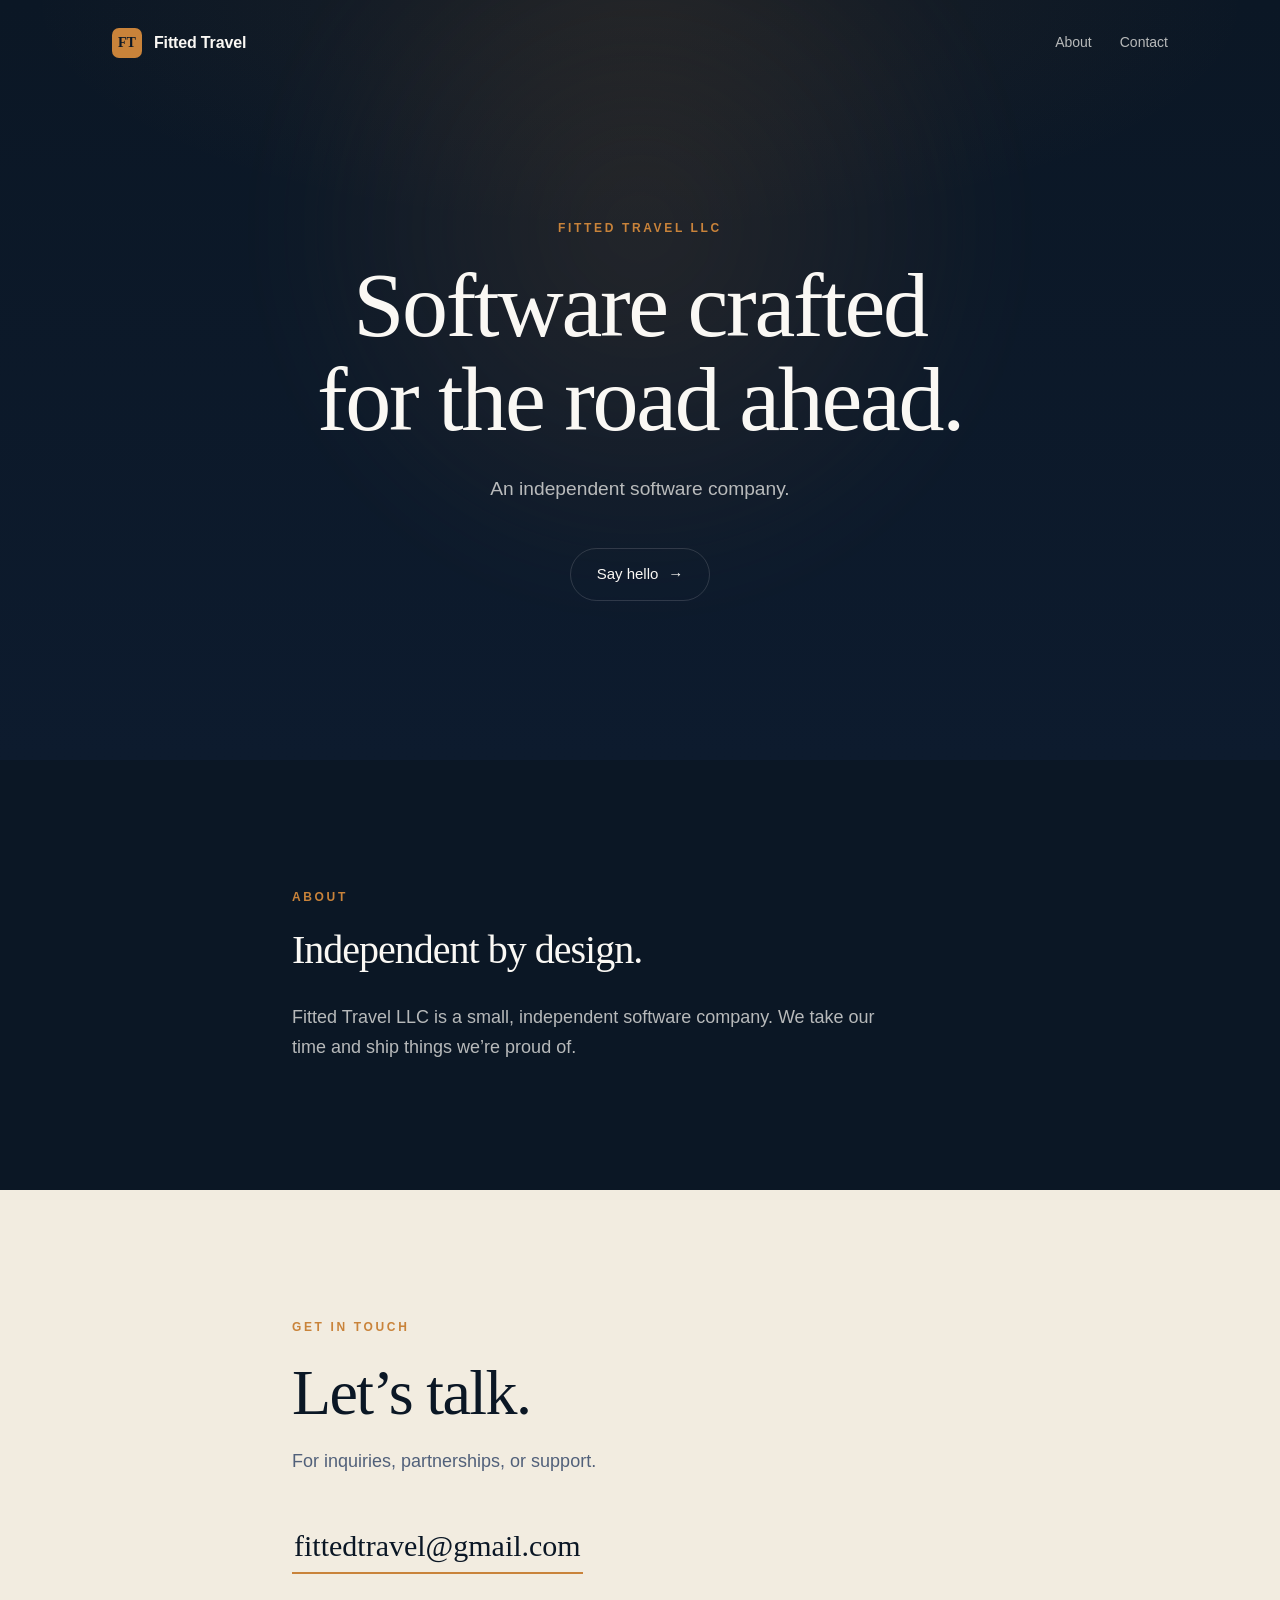
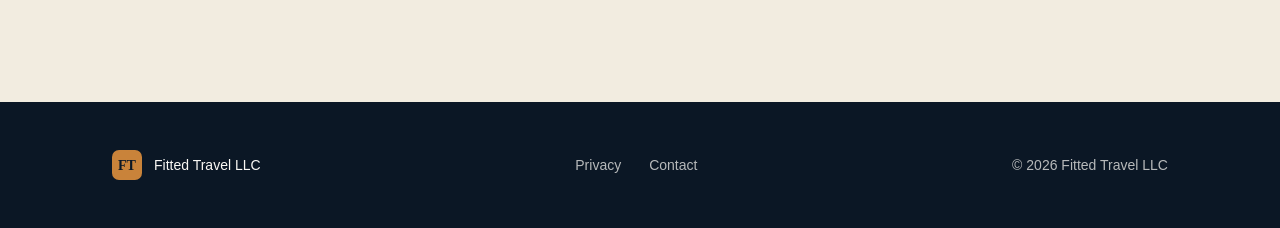
<file: index.html>
<!DOCTYPE html>
<html lang="en">
<head>
<meta charset="utf-8">
<meta name="viewport" content="width=device-width, initial-scale=1">
<title>Fitted Travel LLC &middot; Independent software studio</title>
<meta name="description" content="Fitted Travel LLC is an independent software studio designing and publishing mobile products for modern travelers.">
<meta property="og:title" content="Fitted Travel LLC">
<meta property="og:description" content="Independent software studio designing and publishing mobile products for modern travelers.">
<meta property="og:type" content="website">
<meta property="og:url" content="https://fittedtravel.com">
<link rel="icon" href="data:image/svg+xml,%3Csvg xmlns='http://www.w3.org/2000/svg' viewBox='0 0 64 64'%3E%3Crect width='64' height='64' rx='12' fill='%230b1725'/%3E%3Ctext x='50%25' y='54%25' font-family='Georgia,serif' font-size='34' font-weight='700' text-anchor='middle' dominant-baseline='middle' fill='%23c9833a'%3EFT%3C/text%3E%3C/svg%3E">
<link rel="stylesheet" href="styles.css">
</head>
<body>
<header class="site-header site-header--over-hero">
  <div class="container header-inner">
    <a class="brand" href="index.html">
      <span class="brand-mark">FT</span>
      <span class="brand-name">Fitted Travel</span>
    </a>
    <nav>
      <a href="#about">About</a>
      <a href="#contact">Contact</a>
    </nav>
  </div>
</header>

<main>
  <section class="hero">
    <div class="hero-glow" aria-hidden="true"></div>
    <div class="container hero-inner">
      <p class="eyebrow">Fitted Travel LLC</p>
      <h1 class="hero-title">Software crafted<br>for the road ahead.</h1>
      <p class="hero-lede">An independent software company.</p>
      <a class="hero-cta" href="#contact">
        <span>Say hello</span>
        <span class="arrow" aria-hidden="true">&rarr;</span>
      </a>
    </div>
  </section>

  <section id="about" class="section section--dark">
    <div class="container container--narrow">
      <p class="eyebrow eyebrow--on-dark">About</p>
      <h2 class="about-title">Independent by design.</h2>
      <p class="about-body">Fitted Travel LLC is a small, independent software company. We take our time and ship things we&rsquo;re proud of.</p>
    </div>
  </section>

  <section id="contact" class="section section--contact">
    <div class="container container--narrow">
      <p class="eyebrow">Get in touch</p>
      <h2 class="contact-title">Let&rsquo;s talk.</h2>
      <p class="contact-body">For inquiries, partnerships, or support.</p>
      <a class="email-cta" href="mailto:fittedtravel@gmail.com">fittedtravel@gmail.com</a>
    </div>
  </section>
</main>

<footer class="site-footer">
  <div class="container footer-inner">
    <div class="footer-brand">
      <span class="brand-mark">FT</span>
      <span>Fitted Travel LLC</span>
    </div>
    <nav class="footer-links">
      <a href="privacy.html">Privacy</a>
      <a href="mailto:fittedtravel@gmail.com">Contact</a>
    </nav>
    <p class="footer-copy">&copy; <span id="year">2026</span> Fitted Travel LLC</p>
  </div>
</footer>

<script>document.getElementById('year').textContent = new Date().getFullYear();</script>
</body>
</html>
</file>
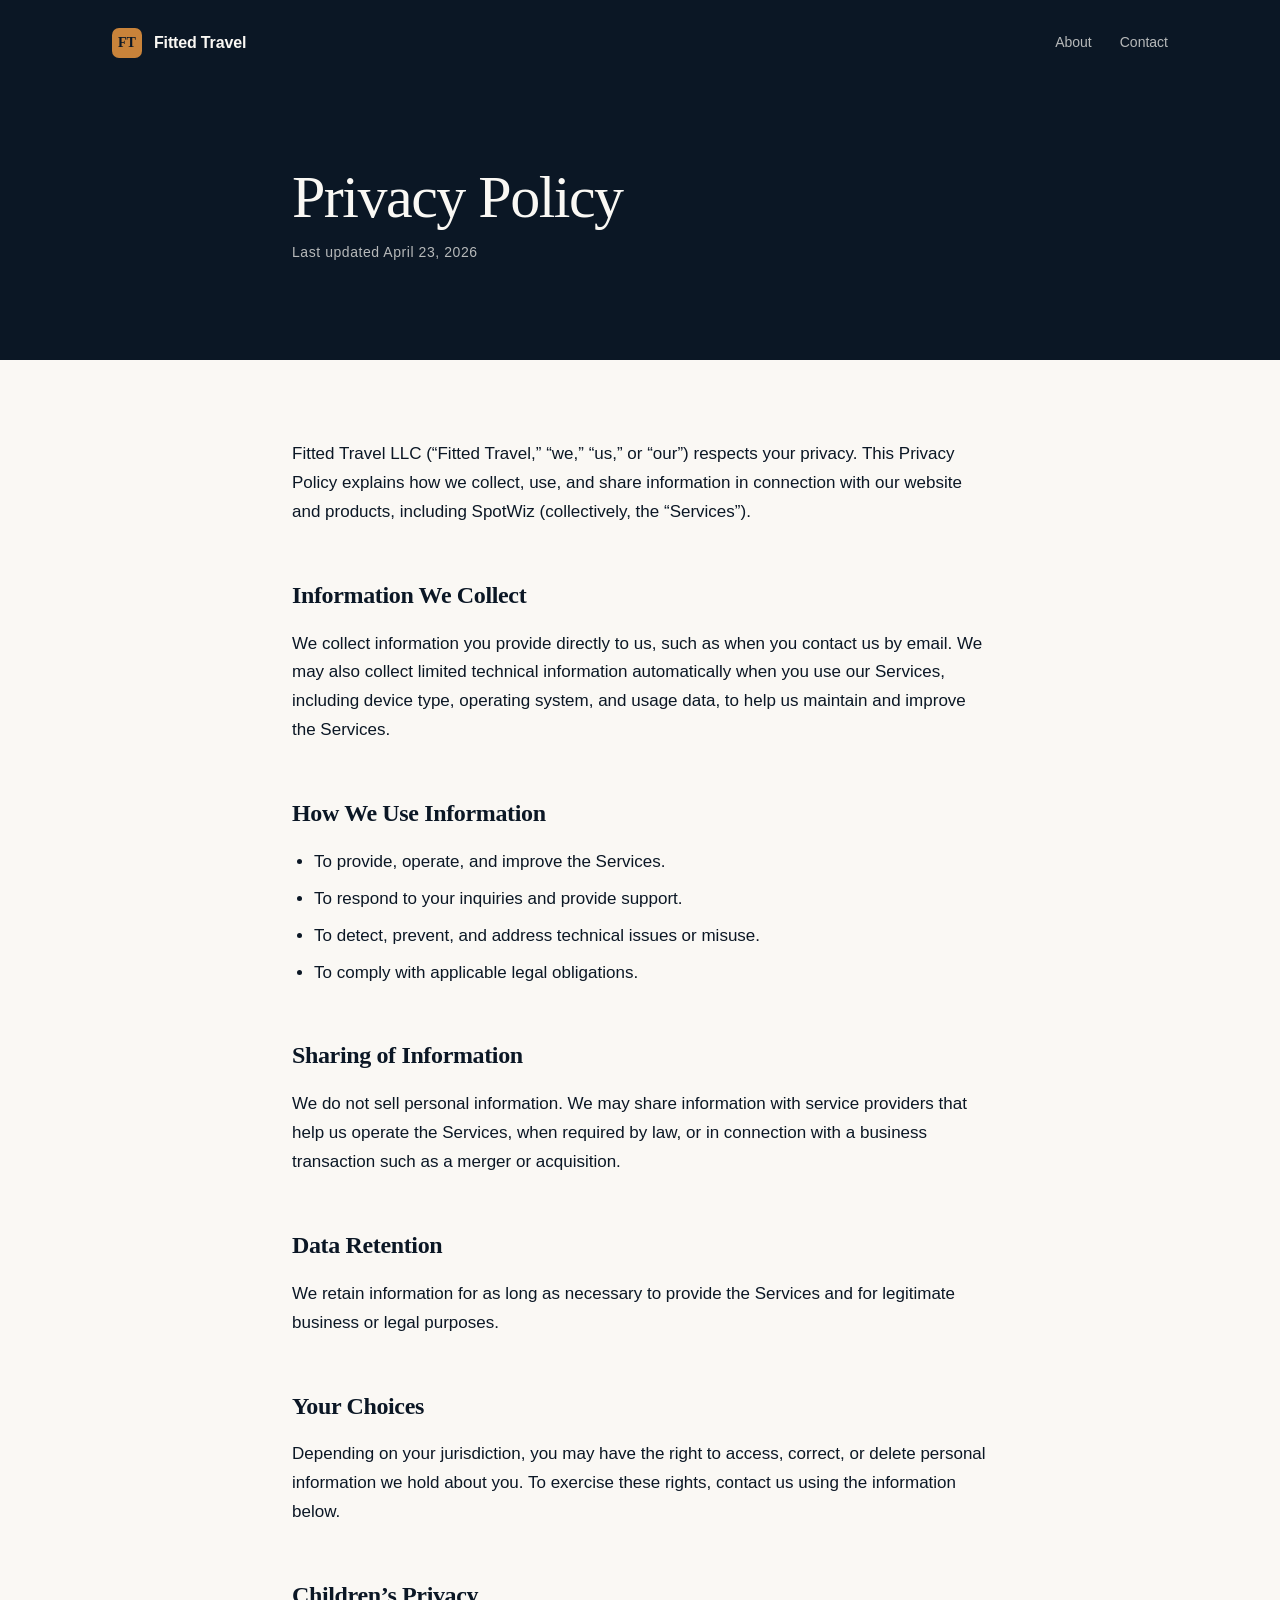
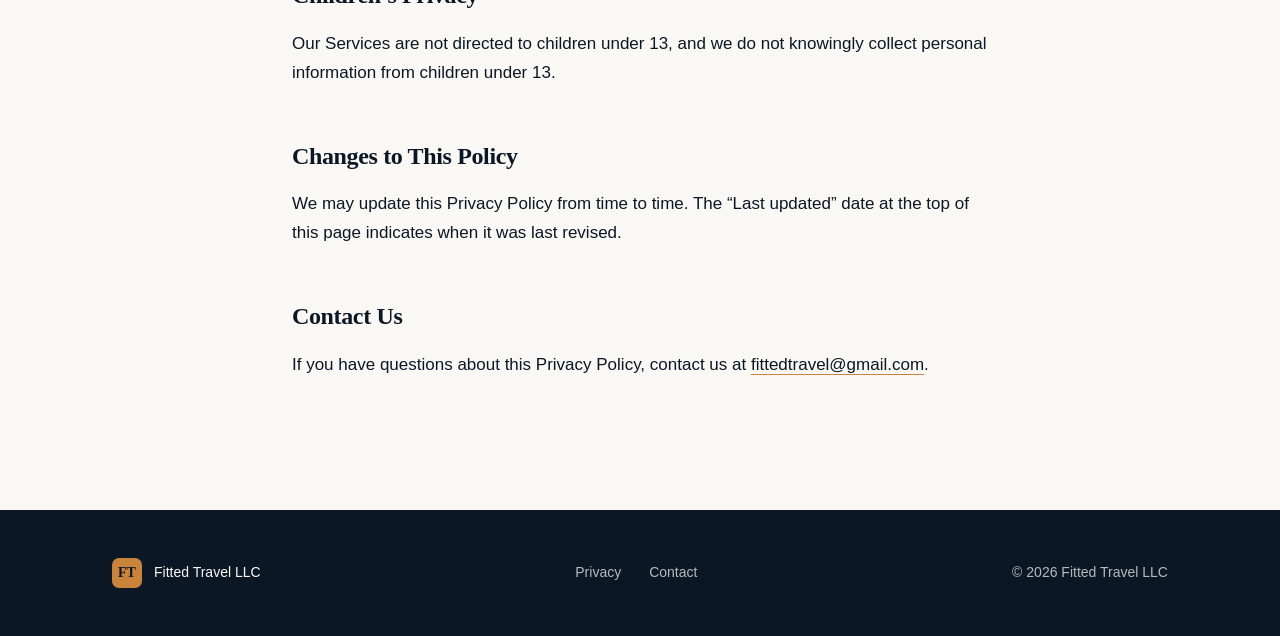
<file: privacy.html>
<!DOCTYPE html>
<html lang="en">
<head>
<meta charset="utf-8">
<meta name="viewport" content="width=device-width, initial-scale=1">
<title>Privacy Policy &middot; Fitted Travel LLC</title>
<meta name="description" content="Privacy Policy for Fitted Travel LLC and its products.">
<link rel="icon" href="data:image/svg+xml,%3Csvg xmlns='http://www.w3.org/2000/svg' viewBox='0 0 64 64'%3E%3Crect width='64' height='64' rx='12' fill='%230b1725'/%3E%3Ctext x='50%25' y='54%25' font-family='Georgia,serif' font-size='34' font-weight='700' text-anchor='middle' dominant-baseline='middle' fill='%23c9833a'%3EFT%3C/text%3E%3C/svg%3E">
<link rel="stylesheet" href="styles.css">
</head>
<body>
<header class="site-header site-header--doc">
  <div class="container header-inner">
    <a class="brand" href="index.html">
      <span class="brand-mark">FT</span>
      <span class="brand-name">Fitted Travel</span>
    </a>
    <nav>
      <a href="index.html#about">About</a>
      <a href="index.html#contact">Contact</a>
    </nav>
  </div>
</header>

<section class="doc-hero">
  <div class="container container--narrow">
    <h1>Privacy Policy</h1>
    <p class="meta">Last updated April 23, 2026</p>
  </div>
</section>

<main>
  <article class="prose">
    <div class="container container--narrow">
      <p>Fitted Travel LLC (&ldquo;Fitted Travel,&rdquo; &ldquo;we,&rdquo; &ldquo;us,&rdquo; or &ldquo;our&rdquo;) respects your privacy. This Privacy Policy explains how we collect, use, and share information in connection with our website and products, including SpotWiz (collectively, the &ldquo;Services&rdquo;).</p>

      <h2>Information We Collect</h2>
      <p>We collect information you provide directly to us, such as when you contact us by email. We may also collect limited technical information automatically when you use our Services, including device type, operating system, and usage data, to help us maintain and improve the Services.</p>

      <h2>How We Use Information</h2>
      <ul>
        <li>To provide, operate, and improve the Services.</li>
        <li>To respond to your inquiries and provide support.</li>
        <li>To detect, prevent, and address technical issues or misuse.</li>
        <li>To comply with applicable legal obligations.</li>
      </ul>

      <h2>Sharing of Information</h2>
      <p>We do not sell personal information. We may share information with service providers that help us operate the Services, when required by law, or in connection with a business transaction such as a merger or acquisition.</p>

      <h2>Data Retention</h2>
      <p>We retain information for as long as necessary to provide the Services and for legitimate business or legal purposes.</p>

      <h2>Your Choices</h2>
      <p>Depending on your jurisdiction, you may have the right to access, correct, or delete personal information we hold about you. To exercise these rights, contact us using the information below.</p>

      <h2>Children&rsquo;s Privacy</h2>
      <p>Our Services are not directed to children under 13, and we do not knowingly collect personal information from children under 13.</p>

      <h2>Changes to This Policy</h2>
      <p>We may update this Privacy Policy from time to time. The &ldquo;Last updated&rdquo; date at the top of this page indicates when it was last revised.</p>

      <h2>Contact Us</h2>
      <p>If you have questions about this Privacy Policy, contact us at <a href="mailto:fittedtravel@gmail.com">fittedtravel@gmail.com</a>.</p>
    </div>
  </article>
</main>

<footer class="site-footer">
  <div class="container footer-inner">
    <div class="footer-brand">
      <span class="brand-mark">FT</span>
      <span>Fitted Travel LLC</span>
    </div>
    <nav class="footer-links">
      <a href="privacy.html">Privacy</a>
      <a href="mailto:fittedtravel@gmail.com">Contact</a>
    </nav>
    <p class="footer-copy">&copy; <span id="year">2026</span> Fitted Travel LLC</p>
  </div>
</footer>

<script>document.getElementById('year').textContent = new Date().getFullYear();</script>
</body>
</html>
</file>
<file: styles.css>
:root {
  --ink: #0b1725;
  --ink-2: #162337;
  --paper: #faf8f4;
  --paper-2: #f2ece0;
  --line: rgba(11, 23, 37, 0.1);
  --line-on-dark: rgba(250, 248, 244, 0.14);
  --muted: #51607a;
  --muted-on-dark: rgba(250, 248, 244, 0.72);
  --accent: #c9833a;
  --accent-soft: rgba(201, 131, 58, 0.14);
  --accent-glow: rgba(201, 131, 58, 0.22);
  --radius: 14px;
  --ease: cubic-bezier(0.22, 0.68, 0.3, 1);
  --serif: ui-serif, "Charter", "Iowan Old Style", "Palatino", "Georgia", serif;
}

* { box-sizing: border-box; }

html {
  scroll-behavior: smooth;
  -webkit-text-size-adjust: 100%;
}

body {
  margin: 0;
  background: var(--paper);
  color: var(--ink);
  font-family: -apple-system, BlinkMacSystemFont, "Inter", "Segoe UI", Roboto, sans-serif;
  font-size: 17px;
  line-height: 1.65;
  -webkit-font-smoothing: antialiased;
  -moz-osx-font-smoothing: grayscale;
  text-rendering: optimizeLegibility;
}

a {
  color: inherit;
  text-decoration: none;
}

/* Layout */
.container {
  max-width: 1120px;
  margin: 0 auto;
  padding: 0 32px;
}
.container--narrow {
  max-width: 760px;
}

/* Eyebrow label */
.eyebrow {
  font-size: 12px;
  font-weight: 600;
  letter-spacing: 0.22em;
  text-transform: uppercase;
  color: var(--accent);
  margin: 0 0 20px;
}
.eyebrow--on-dark { color: var(--accent); }

/* Header */
.site-header {
  padding: 28px 0;
}
.site-header--over-hero {
  position: absolute;
  top: 0; left: 0; right: 0;
  z-index: 10;
  padding-top: 28px;
  padding-bottom: 0;
  background: transparent;
}
.site-header--doc {
  background: var(--ink);
  color: var(--paper);
}
.header-inner {
  display: flex;
  justify-content: space-between;
  align-items: center;
  gap: 24px;
}
.brand {
  display: inline-flex;
  align-items: center;
  gap: 12px;
  color: var(--paper);
  font-weight: 600;
  font-size: 16px;
  letter-spacing: -0.01em;
}
.site-header--doc .brand { color: var(--paper); }
.brand-mark {
  display: inline-flex;
  align-items: center;
  justify-content: center;
  width: 30px;
  height: 30px;
  border-radius: 7px;
  background: var(--accent);
  color: var(--ink);
  font-family: var(--serif);
  font-weight: 700;
  font-size: 14px;
  letter-spacing: 0;
}
.site-header nav {
  display: flex;
  gap: 28px;
}
.site-header nav a {
  color: var(--muted-on-dark);
  font-size: 14px;
  font-weight: 500;
  transition: color 0.2s var(--ease);
}
.site-header nav a:hover { color: var(--paper); }

/* Hero */
.hero {
  position: relative;
  background: var(--ink);
  color: var(--paper);
  min-height: min(760px, 88vh);
  display: flex;
  align-items: center;
  overflow: hidden;
  padding: 200px 0 140px;
}
.hero::before {
  content: "";
  position: absolute;
  inset: 0;
  background:
    radial-gradient(ellipse 80% 50% at 50% 0%, rgba(201, 131, 58, 0.08) 0%, transparent 60%),
    linear-gradient(180deg, #0b1725 0%, #0d1b2e 100%);
  pointer-events: none;
}
.hero-glow {
  position: absolute;
  top: 30%;
  left: 50%;
  transform: translate(-50%, -50%);
  width: 900px;
  height: 900px;
  border-radius: 50%;
  background: radial-gradient(circle at center, var(--accent-glow) 0%, transparent 60%);
  filter: blur(40px);
  pointer-events: none;
  opacity: 0.6;
}
.hero-inner {
  position: relative;
  text-align: center;
}
.hero-title {
  font-family: var(--serif);
  font-size: clamp(44px, 7.5vw, 92px);
  line-height: 1.02;
  letter-spacing: -0.025em;
  font-weight: 500;
  margin: 0 0 28px;
  color: var(--paper);
}
.hero-lede {
  font-size: clamp(17px, 1.5vw, 20px);
  color: var(--muted-on-dark);
  max-width: 580px;
  margin: 0 auto 44px;
  line-height: 1.55;
}
.hero-cta {
  display: inline-flex;
  align-items: center;
  gap: 10px;
  font-size: 15px;
  font-weight: 500;
  color: var(--paper);
  padding: 13px 26px;
  border: 1px solid var(--line-on-dark);
  border-radius: 999px;
  transition: border-color 0.25s var(--ease), background 0.25s var(--ease), gap 0.25s var(--ease);
}
.hero-cta:hover {
  border-color: var(--accent);
  background: var(--accent-soft);
  gap: 14px;
}
.hero-cta .arrow {
  transition: transform 0.25s var(--ease);
  display: inline-block;
}
.hero-cta:hover .arrow {
  transform: translateX(2px);
}

/* Sections */
.section {
  padding: 128px 0;
}
.section-heading {
  margin-bottom: 64px;
  max-width: 640px;
}
.section-heading h2,
.contact-title,
.about-title {
  font-family: var(--serif);
  font-weight: 500;
  letter-spacing: -0.025em;
  line-height: 1.08;
  margin: 0;
}
.section-heading h2 {
  font-size: clamp(32px, 4.4vw, 48px);
}

/* Products */
.section--products { background: var(--paper); }
.product-grid {
  display: grid;
  grid-template-columns: repeat(auto-fit, minmax(320px, 1fr));
  gap: 24px;
}
.product-card {
  background: #fff;
  border: 1px solid var(--line);
  border-radius: var(--radius);
  padding: 36px;
  transition: transform 0.3s var(--ease), box-shadow 0.3s var(--ease), border-color 0.3s var(--ease);
}
.product-card:hover {
  transform: translateY(-3px);
  box-shadow: 0 16px 40px rgba(11, 23, 37, 0.08);
  border-color: rgba(11, 23, 37, 0.18);
}
.product-tag {
  display: inline-block;
  font-size: 11px;
  font-weight: 700;
  letter-spacing: 0.14em;
  text-transform: uppercase;
  color: var(--accent);
  background: var(--accent-soft);
  padding: 5px 11px;
  border-radius: 999px;
  margin-bottom: 24px;
}
.product-card h3 {
  font-family: var(--serif);
  font-size: 30px;
  font-weight: 500;
  margin: 0 0 10px;
  letter-spacing: -0.015em;
}
.product-card p {
  color: var(--muted);
  margin: 0 0 28px;
  font-size: 16px;
}
.product-status {
  display: inline-block;
  font-size: 13px;
  color: var(--muted);
  font-weight: 500;
  padding-top: 18px;
  border-top: 1px solid var(--line);
  width: 100%;
}

/* About (dark) */
.section--dark {
  background: var(--ink);
  color: var(--paper);
}
.about-title {
  font-size: clamp(28px, 3.6vw, 40px);
  margin: 0 0 32px;
  color: var(--paper);
}
.about-body {
  font-size: 18px;
  color: var(--muted-on-dark);
  max-width: 600px;
  margin: 0;
}

/* Contact */
.section--contact { background: var(--paper-2); }
.contact-title {
  font-size: clamp(40px, 5.2vw, 64px);
  margin: 0 0 20px;
}
.contact-body {
  font-size: 18px;
  color: var(--muted);
  margin: 0 0 40px;
  max-width: 520px;
}
.email-cta {
  display: inline-block;
  font-size: clamp(22px, 2.6vw, 30px);
  font-family: var(--serif);
  font-weight: 500;
  color: var(--ink);
  padding: 4px 2px;
  background-image: linear-gradient(var(--accent), var(--accent));
  background-repeat: no-repeat;
  background-size: 100% 2px;
  background-position: 0 100%;
  transition: color 0.2s var(--ease), background-size 0.3s var(--ease);
}
.email-cta:hover {
  color: var(--accent);
  background-size: 100% 100%;
  background-image: linear-gradient(var(--accent-soft), var(--accent-soft));
}

/* Footer */
.site-footer {
  background: var(--ink);
  color: var(--muted-on-dark);
  padding: 48px 0;
  font-size: 14px;
}
.footer-inner {
  display: flex;
  flex-wrap: wrap;
  gap: 24px;
  align-items: center;
  justify-content: space-between;
}
.footer-brand {
  display: inline-flex;
  align-items: center;
  gap: 12px;
  color: var(--paper);
  font-weight: 500;
}
.footer-links {
  display: flex;
  gap: 28px;
}
.footer-links a {
  color: var(--muted-on-dark);
  transition: color 0.2s var(--ease);
}
.footer-links a:hover { color: var(--paper); }
.footer-copy {
  margin: 0;
  color: var(--muted-on-dark);
}

/* Document pages (privacy, etc) */
.doc-hero {
  background: var(--ink);
  color: var(--paper);
  padding: 80px 0 96px;
}
.doc-hero h1 {
  font-family: var(--serif);
  font-size: clamp(40px, 5.2vw, 60px);
  font-weight: 500;
  letter-spacing: -0.025em;
  line-height: 1.05;
  margin: 0 0 12px;
  color: var(--paper);
}
.doc-hero .meta {
  color: var(--muted-on-dark);
  font-size: 14px;
  letter-spacing: 0.04em;
  margin: 0;
}

.prose {
  padding: 80px 0 112px;
  font-size: 17px;
  line-height: 1.7;
}
.prose h2 {
  font-family: var(--serif);
  font-size: 24px;
  font-weight: 600;
  letter-spacing: -0.015em;
  margin: 48px 0 14px;
  color: var(--ink);
}
.prose h2:first-child { margin-top: 0; }
.prose p { margin: 0 0 18px; color: var(--ink); }
.prose ul { padding-left: 22px; margin: 0 0 18px; }
.prose li { margin-bottom: 8px; }
.prose a {
  color: var(--ink);
  border-bottom: 1px solid var(--accent);
  transition: color 0.2s var(--ease);
}
.prose a:hover { color: var(--accent); }

/* Responsive */
@media (max-width: 720px) {
  .container { padding: 0 24px; }
  .site-header { padding: 20px 0; }
  .site-header--over-hero { padding-top: 20px; }
  .site-header nav { gap: 18px; }
  .site-header nav a { font-size: 13px; }
  .hero { padding: 150px 0 110px; min-height: auto; }
  .section { padding: 88px 0; }
  .product-card { padding: 28px; }
  .footer-inner { flex-direction: column; align-items: flex-start; gap: 16px; }
  .doc-hero { padding: 60px 0 72px; }
  .prose { padding: 56px 0 88px; }
}

@media (max-width: 460px) {
  .site-header nav a:not(:last-child) { display: none; }
}
</file>
